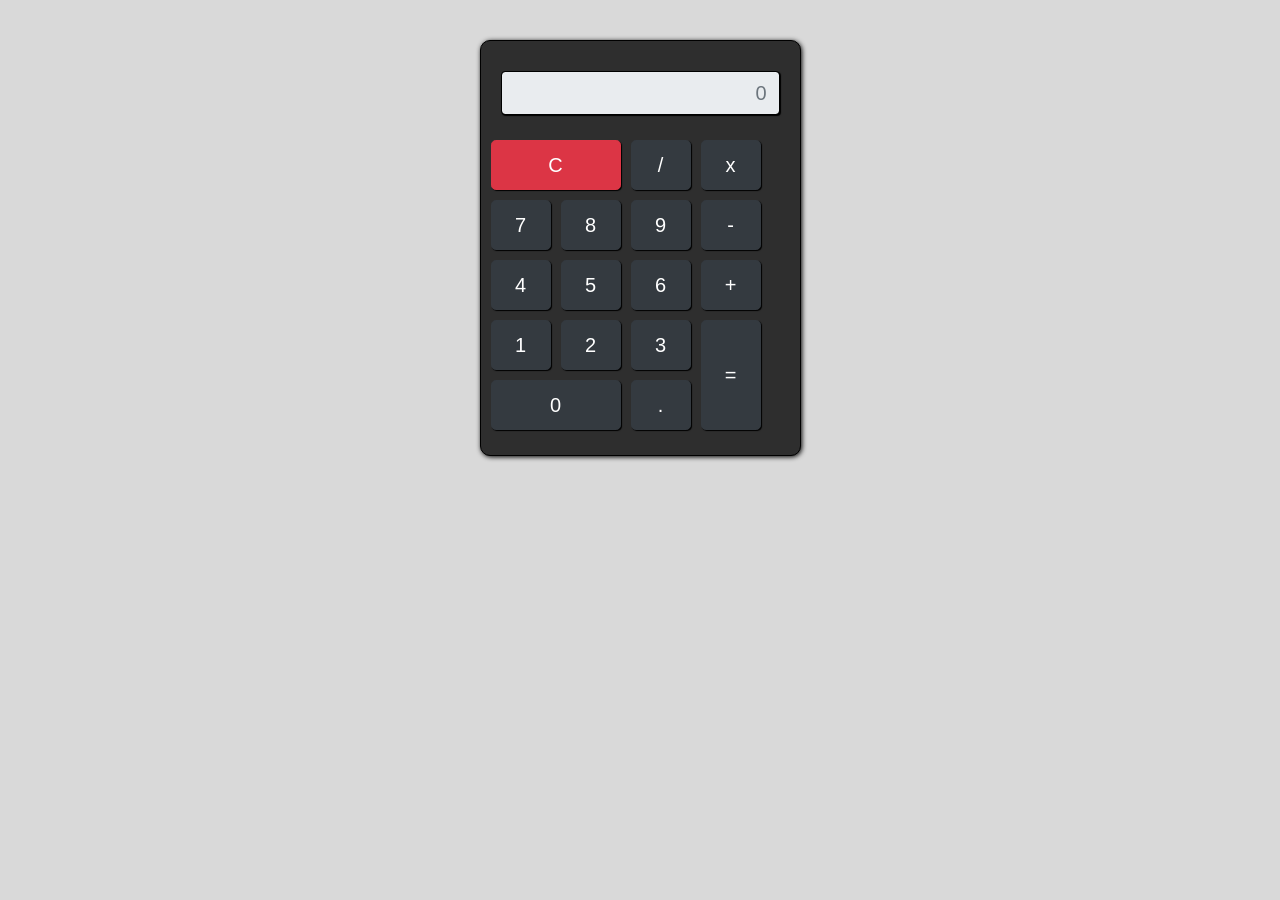
<file: ProjetoCalculadora/index.html>
<html>
	<head>
		<title>Calculadora</title>

		<!-- Latest compiled and minified CSS -->
		<link rel="stylesheet" href="https://maxcdn.bootstrapcdn.com/bootstrap/4.0.0-beta.2/css/bootstrap.min.css" integrity="sha384-PsH8R72JQ3SOdhVi3uxftmaW6Vc51MKb0q5P2rRUpPvrszuE4W1povHYgTpBfshb" crossorigin="anonymous">

    <style>
      .calculadora {
        margin-top: 40px;
        border: solid 1px #000;
        padding: 20px;
        background-color: #2E2E2E;
        border-radius: 10px;
        box-shadow: 1px 1px 5px #000;
      }

      .btn {
        width: 60px;
        height: 50px;
        margin: 5px;
        box-shadow: 1px 1px 1px #000;
      }

      .clear {
        width: 130px;
      }

      .enter {
        height: 110px;
      }

      .zero {
        width: 130px;
      }

      .resultado {
        text-align: right;
        font-size: 20px;
        margin-top: 10px;
        margin-bottom: 20px;
        border: solid 1px #000;
        box-shadow: 1px 1px 1px #000;
      }

    </style>
	</head>

  <body style="background: #D9D9D9">

    <div class="container">
      <div class="row">
        <div class="col d-flex justify-content-center">
          <br />

          <div class="calculadora">
            <input id="resultado" type="text" class="form-control resultado" placeholder="0" disabled="disabled" />
            
            <div class="row">
              <button onclick="calcular('acao', 'c')" type="button" class="btn btn-danger btn-lg clear font-weight-light">C</button>
              <button onclick="calcular('acao', '/')" type="button" class="btn btn-dark btn-lg font-weight-light">/</button>
              <button onclick="calcular('acao', '*')" type="button" class="btn btn-dark btn-lg font-weight-light">x</button>
            </div>

            <div class="row">
              <button onclick="calcular('valor', 7)" type="button" class="btn btn-dark btn-lg font-weight-light">7</button>
              <button onclick="calcular('valor', 8)" type="button" class="btn btn-dark btn-lg font-weight-light">8</button>
              <button onclick="calcular('valor', 9)" type="button" class="btn btn-dark btn-lg font-weight-light">9</button>
              <button onclick="calcular('acao', '-')" type="button" class="btn btn-dark btn-lg font-weight-light">-</button>
            </div>
            
            <div class="row">
              <button onclick="calcular('valor', 4)" type="button" class="btn btn-dark btn-lg font-weight-light">4</button>
              <button onclick="calcular('valor', 5)" type="button" class="btn btn-dark btn-lg font-weight-light">5</button>
              <button onclick="calcular('valor', 6)" type="button" class="btn btn-dark btn-lg font-weight-light">6</button>
              <button onclick="calcular('acao', '+')" type="button" class="btn btn-dark btn-lg font-weight-light">+</button>
            </div>

            <div class="row">
              <button onclick="calcular('valor', 1)" type="button" class="btn btn-dark btn-lg font-weight-light">1</button>
              <button onclick="calcular('valor', 2)" type="button" class="btn btn-dark btn-lg font-weight-light">2</button>
              <button onclick="calcular('valor', 3)" type="button" class="btn btn-dark btn-lg font-weight-light">3</button>
              <button onclick="calcular('acao', '=')" type="button" class="btn btn-dark btn-lg enter">=</button>
            </div>

            <div class="row" style="margin-top: -60px">
              <button onclick="calcular('valor', 0)" type="button" class="btn btn-dark zero btn-lg font-weight-light">0</button>
              <button onclick="calcular('acao', '.')" type="button" class="btn btn-dark btn-lg font-weight-light">.</button>
            </div>

          </div>
        </div>
      </div>
    </div>    
    <script>
      function calcular(tipo, valor){

        if(tipo === 'acao'){

          if(valor === 'c'){
            document.getElementById('resultado').value = '';
          }

          if(valor === '+' || valor === '-' || valor === '*' || valor === '/' || valor == '.'){
            document.getElementById('resultado').value += valor;

          }

          if(valor === '='){
            var valorCampo = eval(document.getElementById('resultado').value)
            document.getElementById('resultado').value = valorCampo;
          }

        }else if(tipo === 'valor'){
          document.getElementById('resultado').value += valor;
        }
      }
    </script>

  </body>	

</html>
</file>
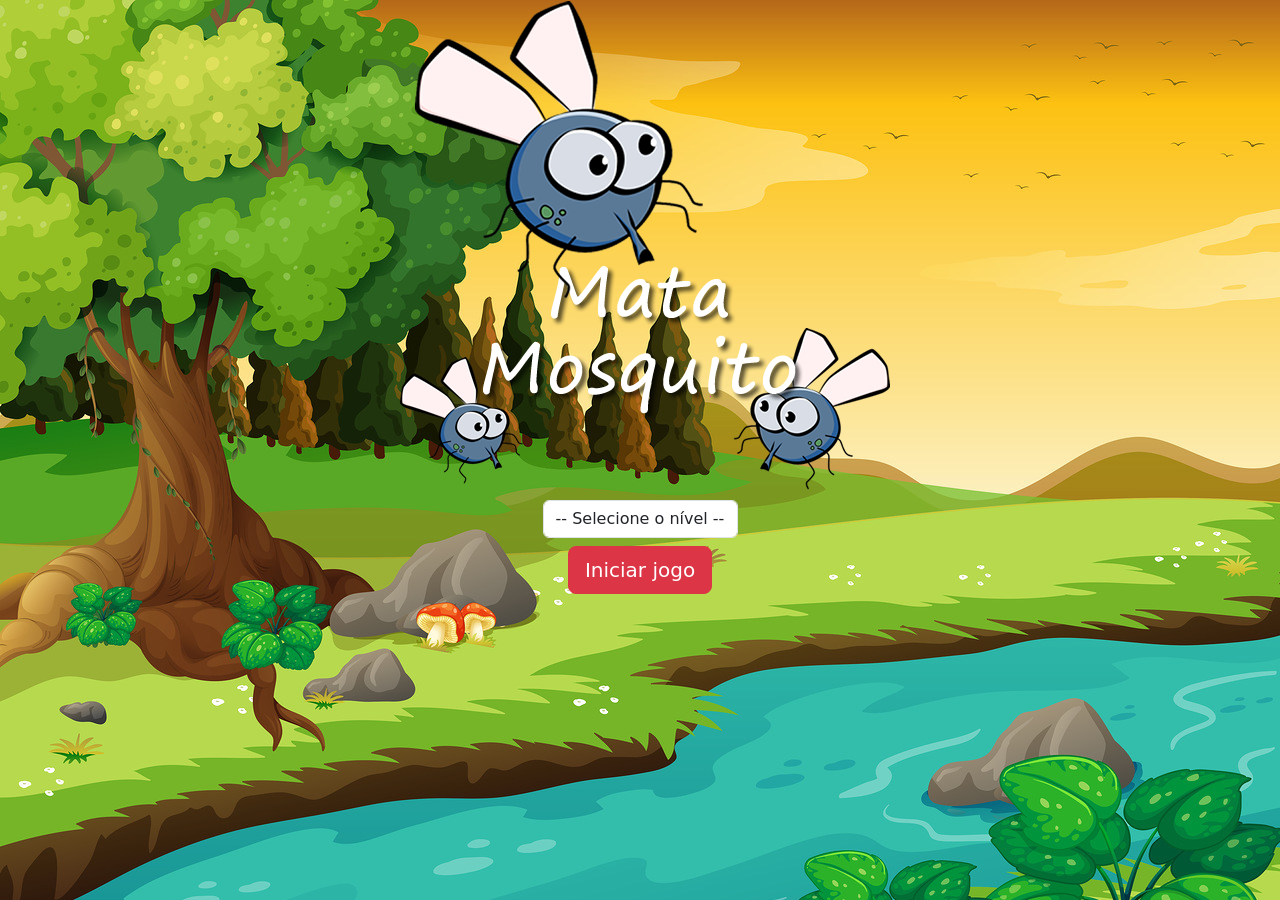
<file: ProjetoMataMosca/index.html>
<!DOCTYPE html>
<html >
<head>
    <title>Mata-Mosca</title>

    <meta charset="UTF-8"> 
    <link rel="icon" href="imagens/mosca.png"> <!-- Seu ícone personalizado -->


    <link href="https://cdn.jsdelivr.net/npm/bootstrap@5.3.7/dist/css/bootstrap.min.css" rel="stylesheet" integrity="sha384-LN+7fdVzj6u52u30Kp6M/trliBMCMKTyK833zpbD+pXdCLuTusPj697FH4R/5mcr" crossorigin="anonymous">
    <link rel="stylesheet" href="style.css">

    <script>

        function iniciarJogo(){
            var nivel = document.getElementById('nivel').value

            if(nivel === ''){
                alert('Selecione um nivel para iniciar o jogo')
                return false
            }
            window.location.href = "app.html?" + nivel
        }
    </script>

</head>
<body>
    
    <div class="container">
        <div class="row">
            <div class="col">
                <div class="d-flex justify-content-center">
                    <img src="imagens/game.png">
                </div>
            </div>
        </div>

        <div class="row">
            <div class="col">
                <div class="d-flex justify-content-center">
                    <div class="mb-2">
                        <select class="form-control" id="nivel">
                            <option value="">-- Selecione o nível --</option>
                            <option value="normal">Normal</option>
                            <option value="dificil">Dificil</option>
                            <option value="cuphead">CupHead :O</option>

                        </select>
                    </div>
                </div>
            </div>
        </div>    
        <div class="row">
            <div class="col">
                <div class="d-flex justify-content-center">
                    <button type="button" class="btn btn-danger btn-lg " onclick="iniciarJogo()" >Iniciar jogo</button>
                </div>
            </div>
        </div>
    </div>

</body>
</html>
</file>
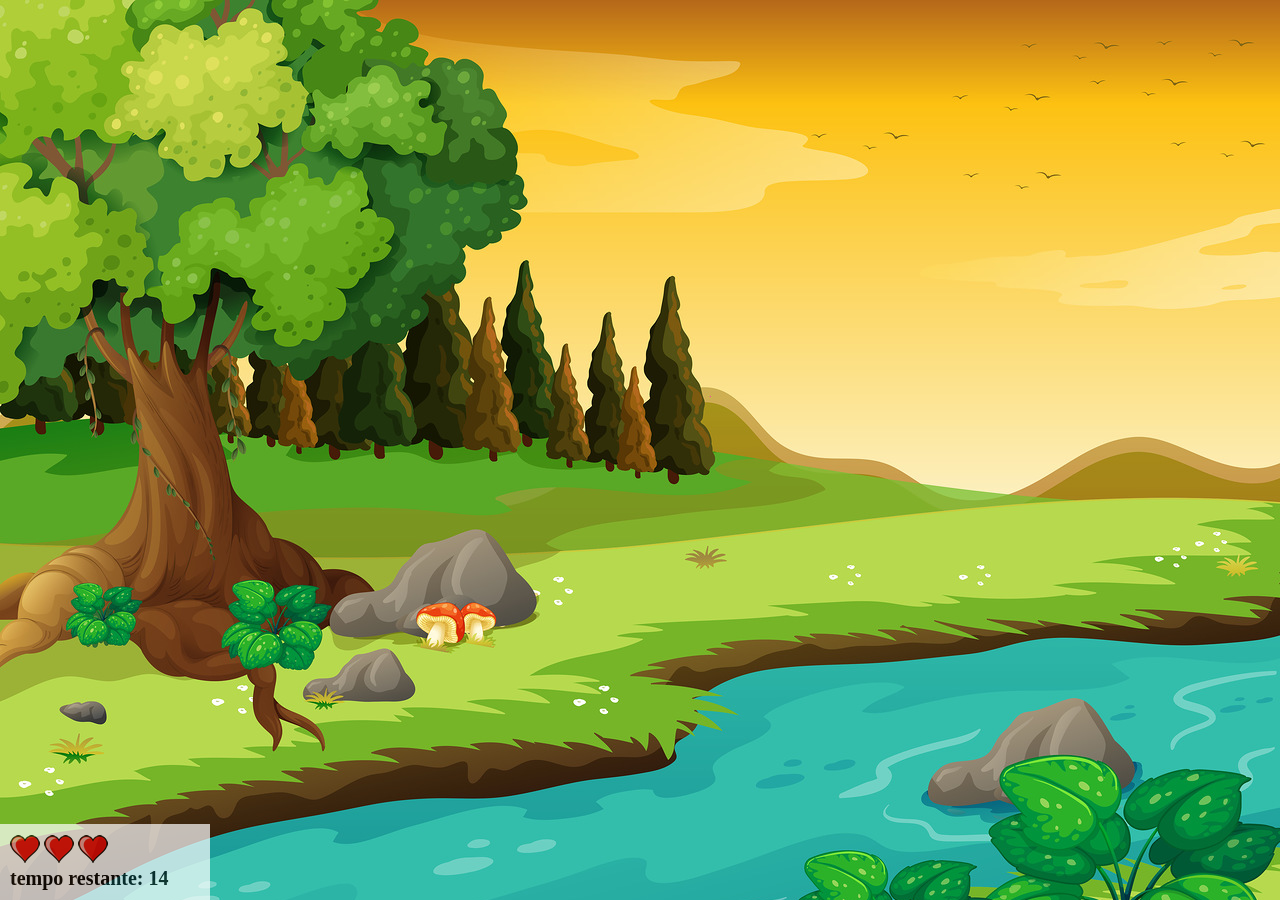
<file: ProjetoMataMosca/app.html>
<!DOCTYPE html>
<html >
<head>
    <title>Mata_Mosca</title>

    <link rel="stylesheet" href="style.css">
    <script src="jogo.js"></script>
</head>
<body onresize="ajustaTamanho()">
    

    <div class="painel">
        <div class="vidas">
            <img id="v1" src="imagens/coracao_cheio.png">
            <img id="v2" src="imagens/coracao_cheio.png">
            <img id="v3" src="imagens/coracao_cheio.png">

        </div>
        <div class="tempo">
            tempo restante: <span id="cronometro"></span>
        </div>

    </div>

    <script>

        document.getElementById('cronometro').innerHTML = tempo;
        

       var criaMosca = setInterval(function(){
        
         posicaoRandomica()    


        }, criaMoscaTempo)
    </script>
</body>
</html>
</file>
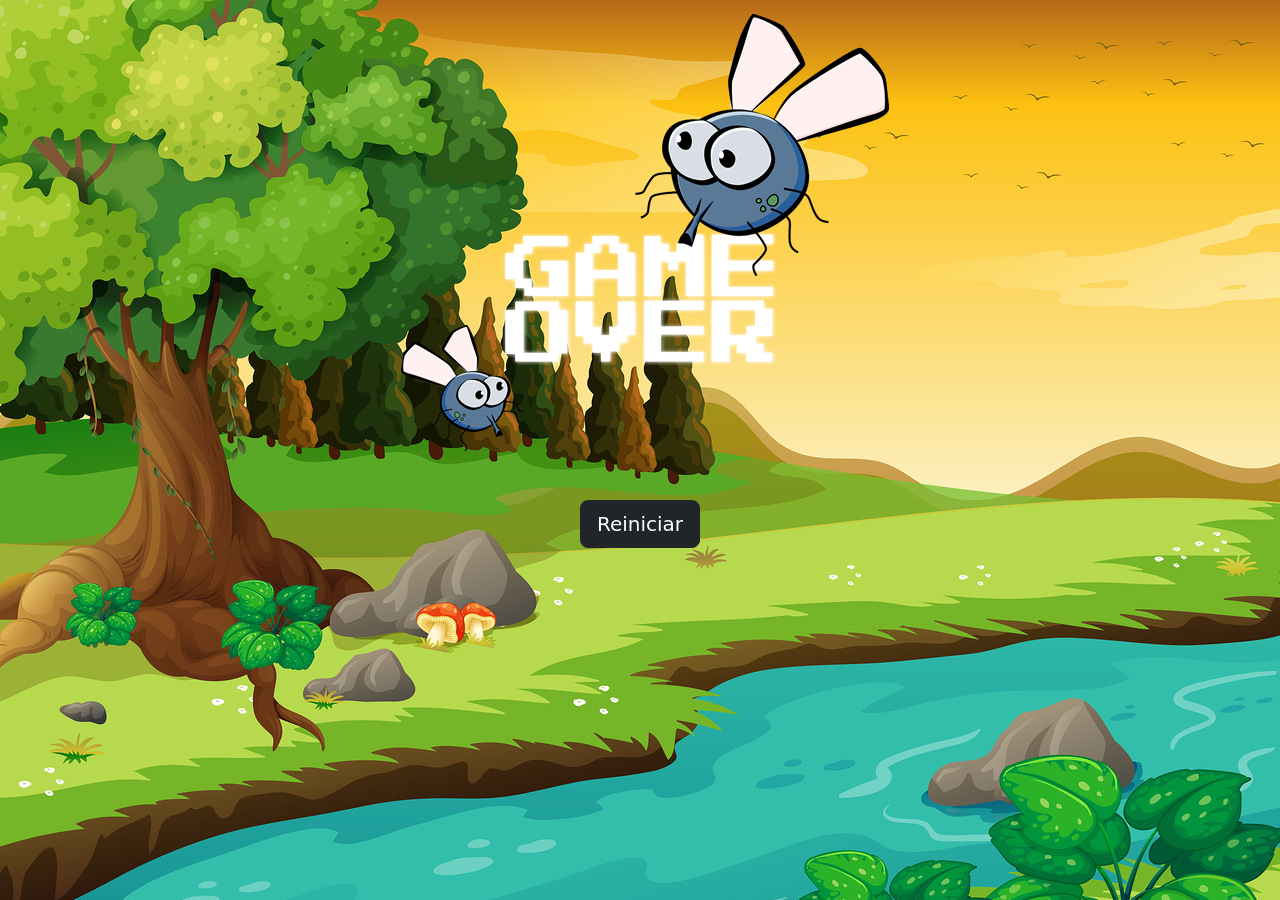
<file: ProjetoMataMosca/fim_de_jogo.html>
<!DOCTYPE html>
<html >
<head>
    <title>Mata-Mosca</title>  
    <meta charset="UTF-8"> 

    <link rel="icon" href="imagens/mosca.png"> <!-- Seu ícone personalizado -->

    <link href="https://cdn.jsdelivr.net/npm/bootstrap@5.3.7/dist/css/bootstrap.min.css" rel="stylesheet" integrity="sha384-LN+7fdVzj6u52u30Kp6M/trliBMCMKTyK833zpbD+pXdCLuTusPj697FH4R/5mcr" crossorigin="anonymous">
    <link rel="stylesheet" href="style.css">

</head>
<body>
    
    <div class="container">
        <div class="row">
            <div class="col">
                <div class="d-flex justify-content-center">
                    <img src="imagens/game_over.png">
                </div>
            </div>
        </div>
        <div class="row">
            <div class="col">
                <div class="d-flex justify-content-center">
                    <button type="button" class="btn btn-dark btn-lg" onclick="window.location.href = 'index.html'" >Reiniciar</button>
                </div>
            </div>
        </div>
    </div>

</body>
</html>
</file>
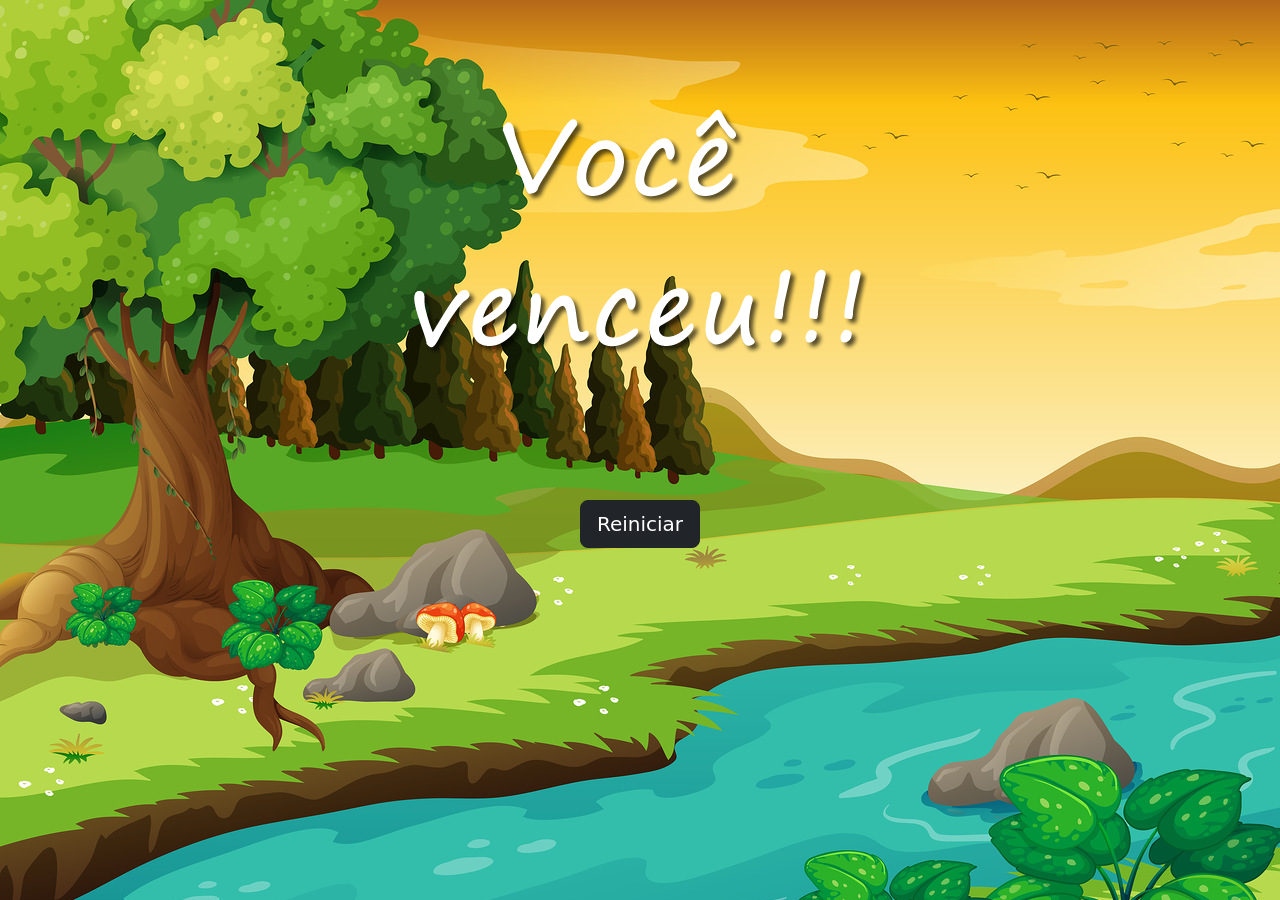
<file: ProjetoMataMosca/vitoria.html>
<!DOCTYPE html>
<html >
<head>
    <title>Mata-Mosca</title>
    <meta charset="UTF-8"> 

    <link rel="icon" href="imagens/mosca.png"> <!-- Seu ícone personalizado -->


    <link href="https://cdn.jsdelivr.net/npm/bootstrap@5.3.7/dist/css/bootstrap.min.css" rel="stylesheet" integrity="sha384-LN+7fdVzj6u52u30Kp6M/trliBMCMKTyK833zpbD+pXdCLuTusPj697FH4R/5mcr" crossorigin="anonymous">
    <link rel="stylesheet" href="style.css">

</head>
<body>
    
    <div class="container">
        <div class="row">
            <div class="col">
                <div class="d-flex justify-content-center">
                    <img src="imagens/vitoria.png">
                </div>
            </div>
        </div>
        <div class="row">
            <div class="col">
                <div class="d-flex justify-content-center">
                    <button type="button" class="btn btn-dark btn-lg" onclick="window.location.href = 'index.html'" >Reiniciar</button>
                </div>
            </div>
        </div>
    </div>

</body>
</html>
</file>
<file: ProjetoMataMosca/style.css>
html{
    cursor: url(imagens/mata_mosca.png) 30 30, auto;

}


body{
    background-image: url(imagens/bg.jpg);
    background-repeat: no-repeat;
    background-size: cover;
    margin: 0;
    padding: 0;
    overflow-x: hidden;
    height: 100vh;
}

.mosca1{
    width: 50px;
    height: 50px;
}

.mosca2{
    width: 70px;
    height: 70px;
}

.mosca3{
    width: 90px;
    height: 90px;
}

.ladoA{
    transform: scaleX(1);
}

.ladoB{
    transform: scaleX(-1);
}



.painel{
    position: absolute;
    width: 190px;
    padding: 10px;
    left: 0px;
    bottom: 0px;
    border-top: solid 1px white;
    background-color: white;
    opacity: 0.7;
}

.vidas{
    float: left;
}

.tempo{
    float: left;
    font-size: 20px;
    font-weight: bold;
}
</file>
